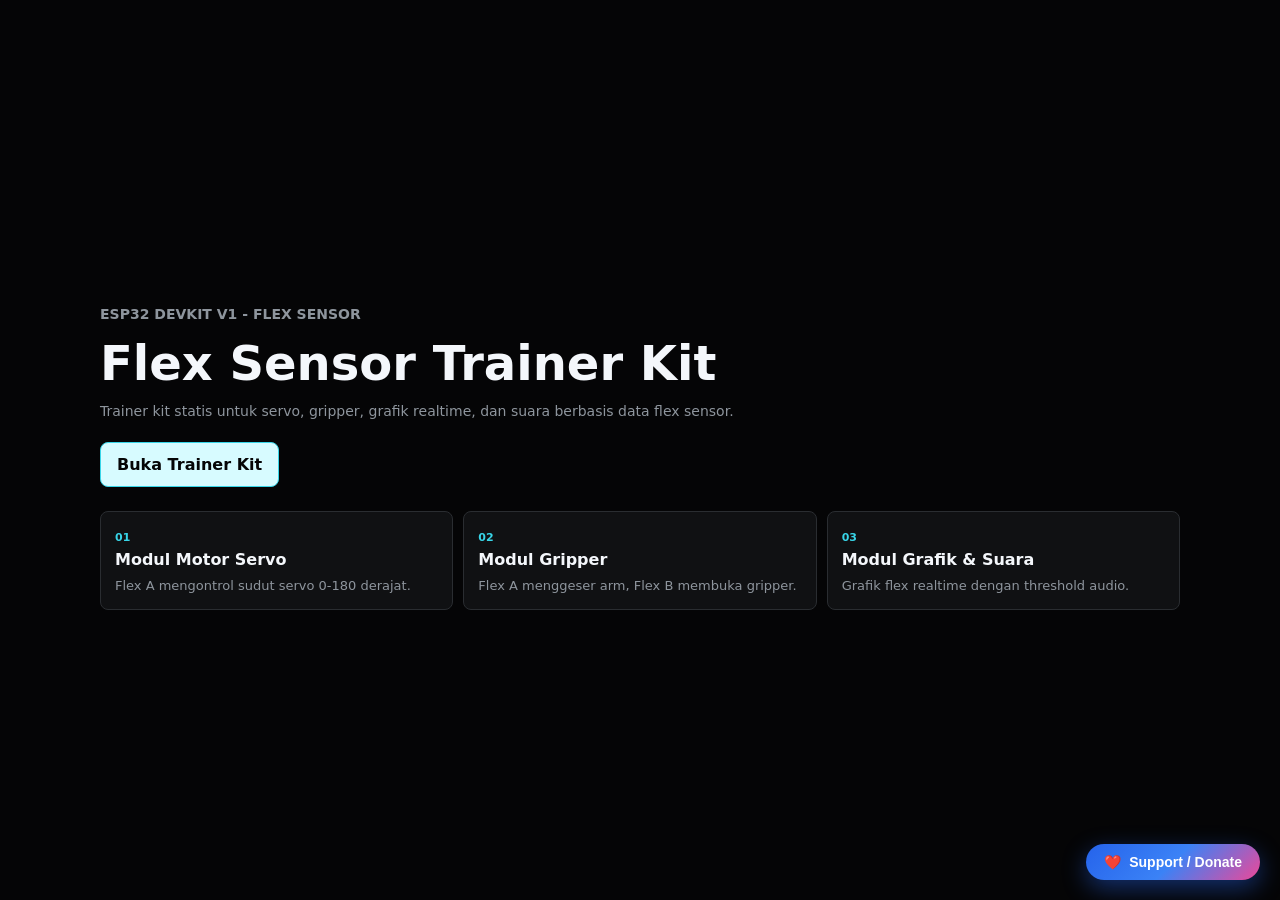
<file: index.html>
<!doctype html>
<html lang="id">
  <head>
    <meta charset="UTF-8" />
    <meta name="viewport" content="width=device-width, initial-scale=1.0" />
    <meta name="theme-color" content="#050506" />
    <title>Flex Sensor Trainer Kit</title>
    <link rel="stylesheet" href="assets/styles.css" />
  </head>
  <body class="home-page">
    <main class="home-shell">
      <section class="home-hero">
        <p class="system-label">ESP32 DevKit V1 - Flex Sensor</p>
        <h1>Flex Sensor Trainer Kit</h1>
        <p>Trainer kit statis untuk servo, gripper, grafik realtime, dan suara berbasis data flex sensor.</p>
        <div class="home-actions">
          <a class="primary-link" href="simulator.html">Buka Trainer Kit</a>
        </div>
      </section>

      <section class="mode-cards" aria-label="Trainer modules">
        <article>
          <span>01</span>
          <h2>Modul Motor Servo</h2>
          <p>Flex A mengontrol sudut servo 0-180 derajat.</p>
        </article>
        <article>
          <span>02</span>
          <h2>Modul Gripper</h2>
          <p>Flex A menggeser arm, Flex B membuka gripper.</p>
        </article>
        <article>
          <span>03</span>
          <h2>Modul Grafik & Suara</h2>
          <p>Grafik flex realtime dengan threshold audio.</p>
        </article>
      </section>
    </main>
  <script src="donate-widget.js"></script>
</body>
</html>
</file>
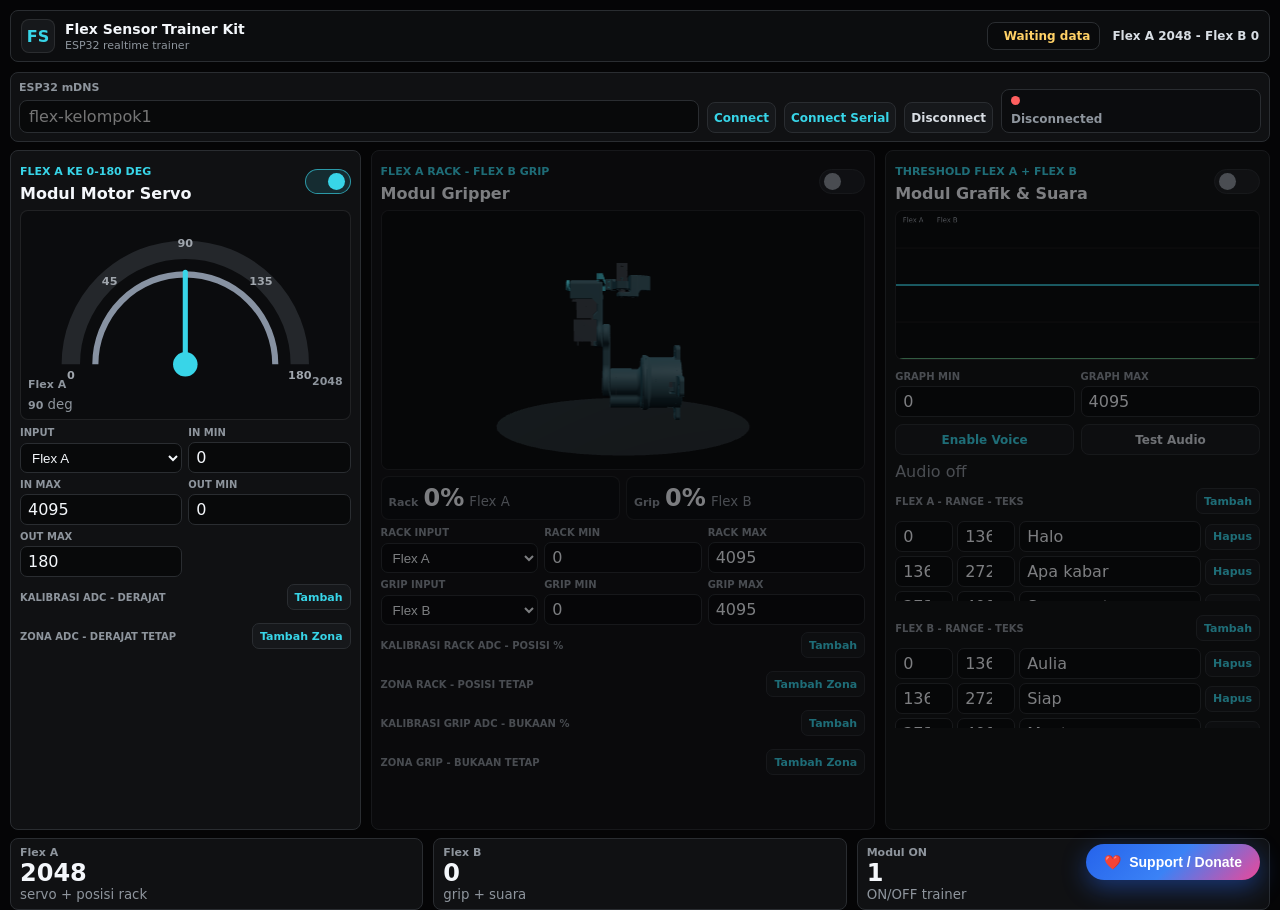
<file: simulator.html>
<!doctype html>
<html lang="id">

<head>
  <meta charset="UTF-8" />
  <meta name="viewport" content="width=device-width, initial-scale=1.0" />
  <meta name="theme-color" content="#050506" />
  <title>Flex Sensor Trainer Kit</title>
  <link rel="stylesheet" href="assets/styles.css" />
</head>

<body data-page="simulator">
  <header class="trainer-header">
    <a class="brand" href="index.html">
      <span class="brand-mark">FS</span>
      <span>
        <strong>Flex Sensor Trainer Kit</strong>
        <small>ESP32 realtime trainer</small>
      </span>
    </a>
    <div class="header-readout">
      <span class="led-status" id="connectionStatus"><i id="connectionLed"></i> Waiting data</span>
      <strong id="headerFlexRead">Flex A 2048 - Flex B 0</strong>
    </div>
  </header>

  <main class="kit-shell">
    <section class="connection-bar" aria-label="ESP32 connection">
      <label>
        <span>ESP32 mDNS</span>
        <input id="mdnsInput" type="text" placeholder="flex-kelompok1" autocomplete="off" />
      </label>
      <button id="connectEsp" class="small-action">Connect</button>
      <button id="connectSerial" class="small-action">Connect Serial</button>
      <button id="disconnectEsp" class="small-action muted">Disconnect</button>
      <strong id="mdnsStatus"><i class="led led-red" id="mdnsLed"></i> Disconnected</strong>
    </section>

    <section class="module-grid" aria-label="Trainer modules">
      <article class="trainer-module" data-module-card="servo">
        <div class="module-head">
          <div>
            <span>Flex A ke 0-180 deg</span>
            <h2>Modul Motor Servo</h2>
          </div>
          <label class="switch">
            <input id="servoToggle" type="checkbox" checked />
            <span></span>
          </label>
        </div>
        <div class="servo-card">
          <svg viewBox="0 0 300 180" aria-label="Servo gauge 0 sampai 180 derajat">
            <path class="gauge-arc" d="M38 150 A112 112 0 0 1 262 150" />
            <path class="gauge-line" d="M62 150 A88 88 0 0 1 238 150" />
            <g class="ticks">
              <text x="38" y="164">0</text>
              <text x="76" y="72">45</text>
              <text x="150" y="35">90</text>
              <text x="224" y="72">135</text>
              <text x="262" y="164">180</text>
            </g>
            <line id="needle" class="needle" x1="150" y1="150" x2="150" y2="60" />
            <circle class="needle-hub" cx="150" cy="150" r="12" />
          </svg>
          <div class="metric-row">
            <span>Flex A</span>
            <strong><span id="servoFlexRead">2048</span></strong>
            <small><span id="servoRead">90</span> deg</small>
          </div>
        </div>
        <div class="settings-grid">
          <label><span>Input</span><select id="servoSource">
              <option value="flexA">Flex A</option>
              <option value="flexB">Flex B</option>
            </select></label>
          <label><span>In Min</span><input id="servoInMin" type="number" /></label>
          <label><span>In Max</span><input id="servoInMax" type="number" /></label>
          <label><span>Out Min</span><input id="servoOutMin" type="number" /></label>
          <label><span>Out Max</span><input id="servoOutMax" type="number" /></label>
        </div>
        <div class="calibration-panel">
          <div class="rules-head">
            <span>Kalibrasi ADC - Derajat</span>
            <button id="addServoPoint" class="mini-action">Tambah</button>
          </div>
          <div class="calibration-list" id="servoPoints"></div>
        </div>
        <div class="calibration-panel">
          <div class="rules-head">
            <span>Zona ADC - Derajat Tetap</span>
            <button id="addServoZone" class="mini-action">Tambah Zona</button>
          </div>
          <div class="zone-list" id="servoZones"></div>
        </div>
      </article>

      <article class="trainer-module" data-module-card="gripper">
        <div class="module-head">
          <div>
            <span>Flex A rack - Flex B grip</span>
            <h2>Modul Gripper</h2>
          </div>
          <label class="switch">
            <input id="gripperToggle" type="checkbox" />
            <span></span>
          </label>
        </div>
        <div class="gripper-stage scara-stage" aria-label="Visual SCARA 3D controlled by flex sensors">
          <div id="scaraCanvasHost" class="scara-canvas-host">
            <span id="scaraLoading" class="scara-loading">Memuat SCARA 3D...</span>
          </div>
          <div id="scaraFallback" class="scara-fallback" hidden>
            <div class="travel-rail"></div>
            <div class="travel-label left">KIRI</div>
            <div class="travel-label right">KANAN</div>
            <svg class="gripper-svg" viewBox="0 0 760 470" role="img" aria-label="Fallback arm gripper">
              <g id="armGroup">
                <line class="drop-cable" x1="380" y1="35" x2="380" y2="118" />
                <rect class="servo-box" x="322" y="112" width="116" height="72" rx="12" />
                <circle class="servo-hub" cx="380" cy="148" r="19" />
                <rect class="arm-neck" x="362" y="180" width="36" height="94" rx="14" />
                <rect class="palm" x="300" y="266" width="160" height="42" rx="12" />
                <g id="leftJaw">
                  <path class="jaw" d="M322 300 L262 338 L246 420 L288 420 L304 362 L354 330 Z" />
                  <circle class="joint-dot" cx="324" cy="306" r="8" />
                </g>
                <g id="rightJaw">
                  <path class="jaw" d="M438 300 L498 338 L514 420 L472 420 L456 362 L406 330 Z" />
                  <circle class="joint-dot" cx="436" cy="306" r="8" />
                </g>
              </g>
            </svg>
          </div>
        </div>
        <div class="metric-pair">
          <div>
            <span>Rack</span>
            <strong id="panRead">0%</strong>
            <small>Flex A</small>
          </div>
          <div>
            <span>Grip</span>
            <strong id="gripRead">0%</strong>
            <small>Flex B</small>
          </div>
        </div>
        <div class="settings-grid gripper-settings">
          <label><span>Rack Input</span><select id="armSource">
              <option value="flexA">Flex A</option>
              <option value="flexB">Flex B</option>
            </select></label>
          <label><span>Rack Min</span><input id="armInMin" type="number" /></label>
          <label><span>Rack Max</span><input id="armInMax" type="number" /></label>
          <label><span>Grip Input</span><select id="gripSource">
              <option value="flexB">Flex B</option>
              <option value="flexA">Flex A</option>
            </select></label>
          <label><span>Grip Min</span><input id="gripInMin" type="number" /></label>
          <label><span>Grip Max</span><input id="gripInMax" type="number" /></label>
        </div>
        <div class="calibration-panel">
          <div class="rules-head">
            <span>Kalibrasi Rack ADC - Posisi %</span>
            <button id="addArmPoint" class="mini-action">Tambah</button>
          </div>
          <div class="calibration-list" id="armPoints"></div>
        </div>
        <div class="calibration-panel">
          <div class="rules-head">
            <span>Zona Rack - Posisi Tetap</span>
            <button id="addArmZone" class="mini-action">Tambah Zona</button>
          </div>
          <div class="zone-list" id="armZones"></div>
        </div>
        <div class="calibration-panel">
          <div class="rules-head">
            <span>Kalibrasi Grip ADC - Bukaan %</span>
            <button id="addGripPoint" class="mini-action">Tambah</button>
          </div>
          <div class="calibration-list" id="gripPoints"></div>
        </div>
        <div class="calibration-panel">
          <div class="rules-head">
            <span>Zona Grip - Bukaan Tetap</span>
            <button id="addGripZone" class="mini-action">Tambah Zona</button>
          </div>
          <div class="zone-list" id="gripZones"></div>
        </div>
      </article>

      <article class="trainer-module" data-module-card="graphAudio">
        <div class="module-head">
          <div>
            <span>Threshold Flex A + Flex B</span>
            <h2>Modul Grafik & Suara</h2>
          </div>
          <label class="switch">
            <input id="graphAudioToggle" type="checkbox" />
            <span></span>
          </label>
        </div>
        <canvas id="flexChart" class="chart" width="640" height="260" aria-label="Grafik realtime flex sensor"></canvas>
        <div class="settings-grid audio-settings">
          <label><span>Graph Min</span><input id="graphMin" type="number" /></label>
          <label><span>Graph Max</span><input id="graphMax" type="number" /></label>
        </div>
        <div class="voice-row">
          <button id="enableVoice" class="small-action">Enable Voice</button>
          <button id="speakNow" class="small-action muted">Test Audio</button>
          <span id="voiceStatus">Audio off</span>
        </div>
        <div class="dual-rules">
          <section class="rule-panel">
            <div class="rules-head">
              <span>Flex A - range - teks</span>
              <button id="addAudioRuleA" class="mini-action">Tambah</button>
            </div>
            <div class="threshold-list" id="audioRulesA"></div>
          </section>
          <section class="rule-panel">
            <div class="rules-head">
              <span>Flex B - range - teks</span>
              <button id="addAudioRuleB" class="mini-action">Tambah</button>
            </div>
            <div class="threshold-list" id="audioRulesB"></div>
          </section>
        </div>
      </article>
    </section>

    <section class="readout-strip">
      <div>
        <span>Flex A</span>
        <strong id="flexARead">2048</strong>
        <small>servo + posisi rack</small>
      </div>
      <div>
        <span>Flex B</span>
        <strong id="flexBRead">0</strong>
        <small>grip + suara</small>
      </div>
      <div>
        <span>Modul ON</span>
        <strong id="activeModulesRead">1</strong>
        <small>ON/OFF trainer</small>
      </div>
    </section>
  </main>

  <script type="module" src="assets/scara-viewer.js"></script>
  <script src="assets/app.js"></script>
<script src="donate-widget.js"></script>
</body>

</html>
</file>
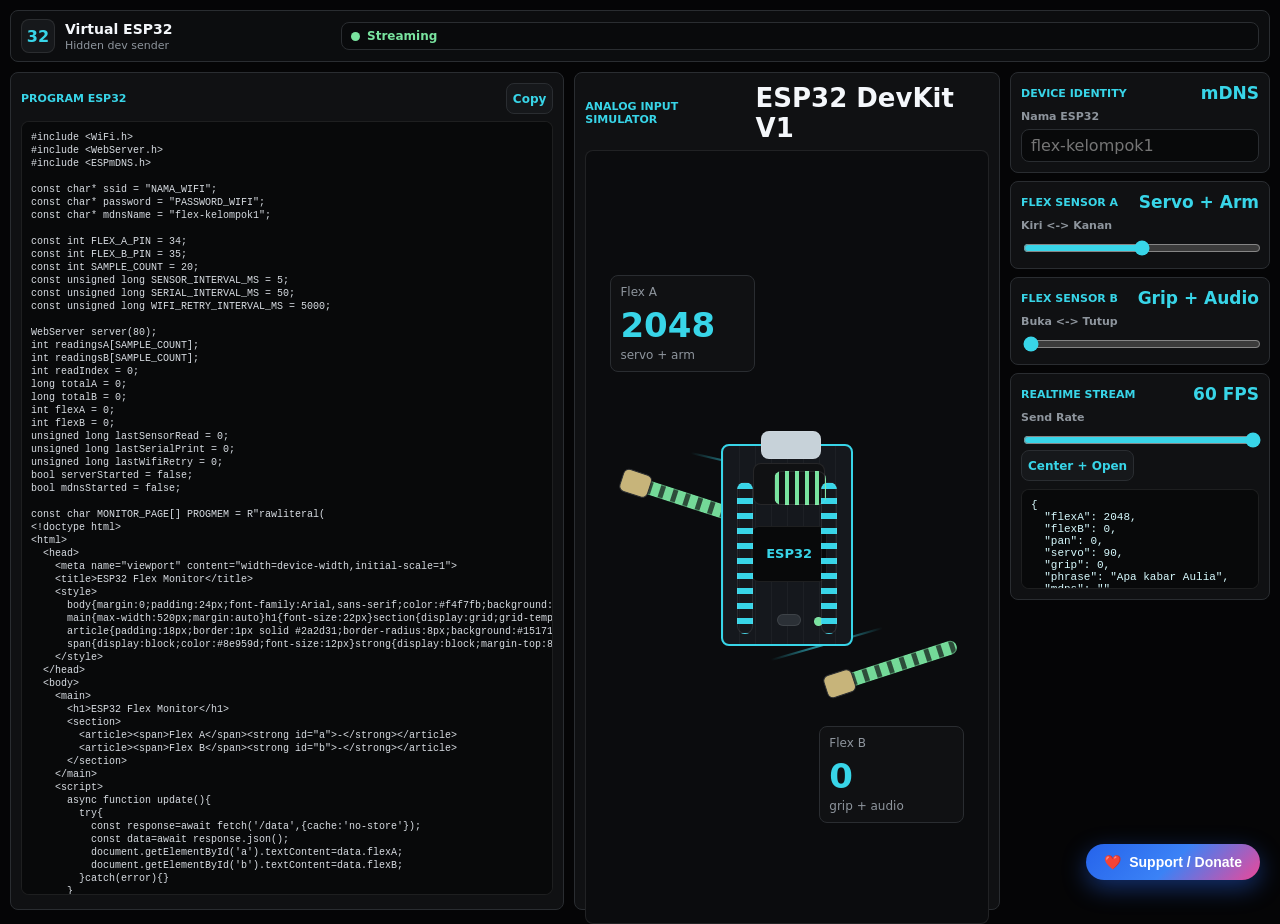
<file: virtual-esp32.html>
<!doctype html>
<html lang="id">
  <head>
    <meta charset="UTF-8" />
    <meta name="viewport" content="width=device-width, initial-scale=1.0" />
    <meta name="theme-color" content="#050506" />
    <title>Virtual ESP32</title>
    <link rel="stylesheet" href="assets/styles.css" />
  </head>
  <body data-page="virtual">
    <header class="topbar">
      <a class="brand" href="index.html">
        <span class="brand-mark">32</span>
        <span>
          <strong>Virtual ESP32</strong>
          <small>Hidden dev sender</small>
        </span>
      </a>
      <div class="status-dot live"><i class="led led-green"></i> Streaming</div>
    </header>

    <main class="virtual-layout">
      <section class="sketch-panel">
        <div class="panel-head compact">
          <span>Program ESP32</span>
          <button id="copySketch" class="small-action">Copy</button>
        </div>
        <pre id="espSketch" class="code-box"></pre>
      </section>

      <section class="virtual-board">
        <div class="panel-head">
          <span>Analog Input Simulator</span>
          <strong>ESP32 DevKit V1</strong>
        </div>
        <div class="board-scene" aria-label="Virtual ESP32 board">
          <div class="sensor-card sensor-a">
            <span>Flex A</span>
            <strong id="virtualFlexARead">2048</strong>
            <small>servo + arm</small>
          </div>
          <div class="flex-sensor flex-a-visual" aria-hidden="true">
            <i></i>
            <b></b>
          </div>
          <div class="board">
            <div class="usb"></div>
            <div class="module-cap"></div>
            <div class="chip">ESP32</div>
            <div class="reset-btn"></div>
            <div class="power-led"></div>
            <div class="pin-row left"></div>
            <div class="pin-row right"></div>
            <div class="antenna"></div>
          </div>
          <div class="wire wire-a"></div>
          <div class="wire wire-b"></div>
          <div class="flex-sensor flex-b-visual" aria-hidden="true">
            <i></i>
            <b></b>
          </div>
          <div class="sensor-card sensor-b">
            <span>Flex B</span>
            <strong id="virtualFlexBRead">0</strong>
            <small>grip + audio</small>
          </div>
        </div>
      </section>

      <aside class="virtual-controls">
        <section class="instrument-panel">
          <div class="panel-head compact">
            <span>Device Identity</span>
            <strong>mDNS</strong>
          </div>
          <label class="slider-row">
            <span>Nama ESP32</span>
            <input id="virtualMdnsInput" class="text-input" type="text" placeholder="flex-kelompok1" autocomplete="off" />
          </label>
        </section>

        <section class="instrument-panel">
          <div class="panel-head compact">
            <span>Flex Sensor A</span>
            <strong>Servo + Arm</strong>
          </div>
          <label class="slider-row">
            <span>Kiri &lt;-&gt; Kanan</span>
            <input id="flexAInput" type="range" min="0" max="4095" value="2048" />
          </label>
        </section>

        <section class="instrument-panel">
          <div class="panel-head compact">
            <span>Flex Sensor B</span>
            <strong>Grip + Audio</strong>
          </div>
          <label class="slider-row">
            <span>Buka &lt;-&gt; Tutup</span>
            <input id="flexBInput" type="range" min="0" max="4095" value="0" />
          </label>
        </section>

        <section class="instrument-panel">
          <div class="panel-head compact">
            <span>Realtime Stream</span>
            <strong id="fpsRead">60 FPS</strong>
          </div>
          <label class="slider-row">
            <span>Send Rate</span>
            <input id="fpsInput" type="range" min="15" max="60" step="15" value="60" />
          </label>
          <button id="centerInputs" class="small-action full">Center + Open</button>
          <pre id="payloadPreview" class="payload-preview"></pre>
        </section>
      </aside>
    </main>

    <script src="assets/app.js"></script>
  <script src="donate-widget.js"></script>
</body>
</html>
</file>
<file: assets/styles.css>
:root {
  color-scheme: dark;
  --bg: #050506;
  --panel: #101113;
  --panel-2: #15171a;
  --panel-3: #0b0c0e;
  --line: #2a2d31;
  --line-soft: rgba(255, 255, 255, 0.09);
  --text: #f4f7fb;
  --muted: #8e959d;
  --cyan: #38d5e8;
  --green: #79e39f;
  --yellow: #ffd166;
}

* {
  box-sizing: border-box;
}

body {
  margin: 0;
  min-width: 320px;
  min-height: 100vh;
  font-family: Inter, ui-sans-serif, system-ui, -apple-system, BlinkMacSystemFont, "Segoe UI", sans-serif;
  color: var(--text);
  background: var(--bg);
}

body[data-page="simulator"],
body[data-page="virtual"] {
  overflow: auto;
}

a {
  color: inherit;
  text-decoration: none;
}

button,
input {
  font: inherit;
}

.trainer-header,
.topbar {
  display: grid;
  grid-template-columns: minmax(210px, 310px) 1fr;
  align-items: center;
  gap: 10px;
  width: min(1440px, calc(100% - 20px));
  margin: 10px auto;
  padding: 8px 10px;
  border: 1px solid var(--line);
  border-radius: 8px;
  background: #0c0d0f;
}

.brand {
  display: flex;
  align-items: center;
  gap: 10px;
}

.brand-mark {
  display: grid;
  place-items: center;
  width: 34px;
  height: 34px;
  border: 1px solid var(--line-soft);
  border-radius: 8px;
  color: var(--cyan);
  font-weight: 900;
  background: #16181b;
}

.brand strong,
.brand small {
  display: block;
}

.brand strong {
  font-size: 14px;
}

.brand small,
.header-readout span,
.home-hero p,
.mode-cards p,
.metric-row small,
.metric-pair small,
.threshold-list,
.voice-row span {
  color: var(--muted);
}

.brand small {
  margin-top: 2px;
  font-size: 11px;
}

.header-readout {
  display: flex;
  align-items: center;
  justify-content: flex-end;
  gap: 12px;
  text-align: right;
}

.header-readout span,
.status-dot {
  padding: 6px 9px;
  border: 1px solid var(--line);
  border-radius: 8px;
  color: var(--yellow);
  font-size: 12px;
  font-weight: 900;
  background: #090a0c;
}

.led-status,
.status-dot,
.connection-bar strong {
  display: inline-flex;
  align-items: center;
  gap: 7px;
}

.led {
  display: inline-block;
  width: 9px;
  height: 9px;
  border-radius: 99px;
  background: #ff5f5f;
}

.led-red {
  background: #ff5f5f;
}

.led-yellow {
  background: var(--yellow);
}

.led-green {
  background: var(--green);
}

.header-readout span.live,
.status-dot.live {
  color: var(--green);
}

.header-readout strong {
  color: #d8dde3;
  font-size: 12px;
}

.topnav {
  display: flex;
  justify-content: center;
  gap: 8px;
}

.topnav a,
.primary-link,
.small-action {
  border: 1px solid var(--line);
  border-radius: 8px;
  background: #16181b;
}

.topnav a {
  padding: 10px 14px;
  color: #d8dde3;
  font-size: 13px;
  font-weight: 800;
}

.topnav a.active,
.topnav a:hover,
.primary-link,
.small-action:hover {
  color: #050506;
  border-color: var(--cyan);
  background: #d7fbff;
}

.home-shell {
  display: grid;
  align-content: center;
  gap: 24px;
  width: min(1080px, calc(100% - 28px));
  min-height: 100vh;
  margin: 0 auto;
  padding: 32px 0;
}

.home-hero {
  max-width: 720px;
}

.system-label {
  color: var(--cyan);
  font-size: 12px;
  font-weight: 900;
  text-transform: uppercase;
}

h1 {
  margin: 4px 0 8px;
  font-size: clamp(28px, 4vw, 48px);
  line-height: 1;
}

.home-hero p {
  max-width: 680px;
  font-size: 14px;
  line-height: 1.5;
}

.home-actions {
  display: flex;
  flex-wrap: wrap;
  gap: 10px;
  margin-top: 20px;
}

.primary-link {
  padding: 12px 16px;
  font-weight: 900;
}

.mode-cards {
  display: grid;
  grid-template-columns: repeat(3, 1fr);
  gap: 10px;
}

.mode-cards article,
.trainer-module,
.readout-strip div,
.virtual-board,
.instrument-panel {
  border: 1px solid var(--line);
  border-radius: 8px;
  background: var(--panel);
}

.mode-cards article {
  padding: 14px;
}

.mode-cards span,
.module-head span,
.panel-head span {
  color: var(--cyan);
  font-size: 11px;
  font-weight: 900;
  text-transform: uppercase;
}

.mode-cards h2,
.module-head h2 {
  margin: 5px 0 0;
  font-size: 16px;
}

.mode-cards p {
  margin: 8px 0 0;
  line-height: 1.45;
  font-size: 13px;
}

.kit-shell {
  display: grid;
  grid-template-rows: auto minmax(0, 1fr) auto;
  gap: 8px;
  width: min(1440px, calc(100% - 20px));
  min-height: calc(100vh - 62px);
  margin: 0 auto;
}

.connection-bar {
  display: grid;
  grid-template-columns: minmax(180px, 1fr) auto auto auto minmax(180px, 260px);
  align-items: end;
  gap: 8px;
  padding: 8px;
  border: 1px solid var(--line);
  border-radius: 8px;
  background: var(--panel);
}

.connection-bar label,
.slider-row {
  display: grid;
  gap: 6px;
}

.connection-bar label span,
.slider-row span {
  color: var(--muted);
  font-size: 11px;
  font-weight: 800;
}

.text-input,
.connection-bar input {
  width: 100%;
  min-height: 31px;
  padding: 6px 9px;
  border: 1px solid var(--line);
  border-radius: 8px;
  color: var(--text);
  background: #08090a;
  outline: none;
}

.connection-bar strong {
  min-height: 31px;
  display: grid;
  align-items: center;
  padding: 6px 9px;
  border: 1px solid var(--line);
  border-radius: 8px;
  color: var(--muted);
  background: var(--panel-3);
  font-size: 12px;
}

.connection-bar strong[data-state="connected"] {
  color: var(--green);
}

.connection-bar strong[data-state="error"] {
  color: #ff8b8b;
}

.connection-bar strong[data-state="connecting"] {
  color: var(--yellow);
}

.module-grid {
  display: grid;
  grid-template-columns: 0.82fr 1.18fr 0.9fr;
  gap: 10px;
  min-height: 0;
}

.trainer-module {
  min-height: 0;
  overflow: auto;
  padding: 9px;
}

.module-head,
.panel-head {
  display: flex;
  align-items: center;
  justify-content: space-between;
  gap: 10px;
  margin-bottom: 7px;
}

.module-off {
  opacity: 0.5;
}

.switch {
  position: relative;
  display: inline-flex;
  flex: 0 0 auto;
  width: 46px;
  height: 25px;
}

.switch input {
  position: absolute;
  opacity: 0;
}

.switch span {
  width: 100%;
  height: 100%;
  border: 1px solid var(--line);
  border-radius: 999px;
  background: #1b1d20;
  cursor: pointer;
}

.switch span::after {
  content: "";
  position: absolute;
  top: 4px;
  left: 5px;
  width: 17px;
  height: 17px;
  border-radius: 999px;
  background: var(--muted);
  transition: transform 120ms ease, background 120ms ease;
}

.switch input:checked + span {
  border-color: rgba(56, 213, 232, 0.65);
  background: rgba(56, 213, 232, 0.14);
}

.switch input:checked + span::after {
  transform: translateX(18px);
  background: var(--cyan);
}

.servo-card {
  display: grid;
  align-content: center;
  height: min(42%, 210px);
  border: 1px solid var(--line-soft);
  border-radius: 8px;
  background: var(--panel-3);
}

.servo-card svg,
.gauge svg {
  display: block;
  width: 100%;
  max-height: 184px;
}

.gauge-arc {
  fill: none;
  stroke: #24272b;
  stroke-width: 18;
}

.gauge-line {
  fill: none;
  stroke: #8792a2;
  stroke-width: 6;
}

.ticks text {
  fill: #a0a6ad;
  font-size: 11px;
  font-weight: 900;
  text-anchor: middle;
}

.needle {
  stroke: var(--cyan);
  stroke-width: 5;
  stroke-linecap: round;
  transform-origin: 150px 150px;
  transition: transform 20ms linear;
}

.needle-hub,
.servo-hub,
.joint-dot {
  fill: var(--cyan);
}

.metric-row,
.metric-pair {
  display: grid;
  gap: 6px;
  padding: 7px;
}

.metric-row {
  grid-template-columns: 1fr auto;
  align-items: end;
}

.metric-row span,
.metric-pair span,
.readout-strip span,
.threshold-list span {
  color: var(--muted);
  font-size: 11px;
  font-weight: 800;
}

.metric-row strong,
.metric-pair strong,
.readout-strip strong {
  color: var(--text);
  font-size: clamp(18px, 2vw, 24px);
}

.metric-row small {
  grid-column: 1 / -1;
}

.gripper-stage {
  position: relative;
  overflow: hidden;
  height: min(52%, 260px);
  border: 1px solid var(--line-soft);
  border-radius: 8px;
  background: var(--panel-3);
}

.scara-canvas-host,
.scara-fallback {
  position: absolute;
  inset: 0;
}

.scara-canvas-host canvas {
  display: block;
  width: 100%;
  height: 100%;
  touch-action: none;
}

.scara-loading {
  position: absolute;
  left: 50%;
  top: 50%;
  color: var(--muted);
  font-size: 11px;
  font-weight: 800;
  letter-spacing: 0;
  transform: translate(-50%, -50%);
}

.scara-fallback[hidden] {
  display: none;
}

.travel-rail {
  position: absolute;
  left: 10%;
  right: 10%;
  top: 34px;
  height: 2px;
  background: var(--line);
}

.travel-label {
  position: absolute;
  top: 16px;
  color: var(--muted);
  font-size: 10px;
  font-weight: 900;
}

.travel-label.left {
  left: 10%;
}

.travel-label.right {
  right: 10%;
}

.gripper-svg {
  width: 100%;
  height: 100%;
}

#armGroup,
#leftJaw,
#rightJaw {
  transition: transform 20ms linear;
  will-change: transform;
}

.drop-cable {
  stroke: #6f7782;
  stroke-width: 8;
  stroke-linecap: round;
}

.servo-box,
.arm-neck,
.palm,
.jaw {
  fill: #171a1e;
  stroke: var(--cyan);
  stroke-width: 3;
}

.metric-pair {
  grid-template-columns: repeat(2, 1fr);
  margin-top: 6px;
  padding: 0;
}

.metric-pair div {
  padding: 7px;
  border: 1px solid var(--line-soft);
  border-radius: 8px;
  background: var(--panel-3);
}

.chart {
  width: 100%;
  height: 150px;
  min-height: 130px;
  border: 1px solid var(--line-soft);
  border-radius: 8px;
  background: var(--panel-3);
}

.voice-row {
  display: grid;
  grid-template-columns: 1fr 1fr;
  gap: 7px;
  margin-top: 7px;
}

.settings-grid {
  display: grid;
  grid-template-columns: repeat(2, minmax(0, 1fr));
  gap: 6px;
  margin-top: 7px;
}

.settings-grid label,
.rule-row {
  display: grid;
  gap: 4px;
}

.settings-grid span,
.rules-head span {
  color: var(--muted);
  font-size: 10px;
  font-weight: 800;
  text-transform: uppercase;
}

.settings-grid input,
.settings-grid select,
.rule-row input {
  min-width: 0;
  width: 100%;
  min-height: 28px;
  padding: 5px 7px;
  border: 1px solid var(--line);
  border-radius: 7px;
  color: var(--text);
  background: #08090a;
}

.gripper-settings {
  grid-template-columns: repeat(3, minmax(0, 1fr));
}

.audio-settings {
  grid-template-columns: repeat(2, minmax(0, 1fr));
}

.rules-head {
  display: flex;
  align-items: center;
  justify-content: space-between;
  gap: 8px;
  margin-top: 7px;
}

.dual-rules {
  display: grid;
  gap: 7px;
}

.calibration-panel {
  min-width: 0;
}

.calibration-list {
  display: grid;
  gap: 4px;
  max-height: 82px;
  margin-top: 6px;
  overflow: auto;
}

.zone-list {
  display: grid;
  gap: 4px;
  max-height: 90px;
  margin-top: 6px;
  overflow: auto;
}

.calibration-row {
  display: grid;
  grid-template-columns: 62px 68px auto auto;
  gap: 4px;
  align-items: center;
}

.zone-row {
  display: grid;
  grid-template-columns: 56px auto 56px auto 64px auto;
  gap: 4px;
  align-items: center;
}

.calibration-row input,
.zone-row input {
  min-width: 0;
  width: 100%;
  min-height: 26px;
  padding: 4px 6px;
  border: 1px solid var(--line);
  border-radius: 7px;
  color: var(--text);
  background: #08090a;
}

.rule-panel {
  min-width: 0;
}

.mini-action {
  min-height: 26px;
  padding: 3px 7px;
  border: 1px solid var(--line);
  border-radius: 7px;
  color: var(--cyan);
  background: #16181b;
  font-size: 11px;
  font-weight: 900;
  cursor: pointer;
}

.mini-action.muted {
  color: #d8dde3;
}

.rule-row {
  grid-template-columns: 58px 58px minmax(80px, 1fr) auto;
  align-items: center;
}

.voice-row span {
  grid-column: 1 / -1;
}

.small-action {
  min-height: 31px;
  color: var(--cyan);
  font-size: 12px;
  font-weight: 900;
  cursor: pointer;
}

.small-action.muted {
  color: #d8dde3;
}

.threshold-list {
  display: grid;
  gap: 4px;
  margin-top: 7px;
  max-height: 80px;
  overflow: auto;
}

.threshold-list span {
  padding: 5px 7px;
  border: 1px solid var(--line-soft);
  border-radius: 8px;
  background: var(--panel-3);
}

.readout-strip {
  display: grid;
  grid-template-columns: repeat(3, 1fr);
  gap: 10px;
}

.readout-strip div {
  padding: 7px 9px;
}

.readout-strip span,
.readout-strip small {
  display: block;
}

.readout-strip small {
  color: var(--muted);
}

.virtual-layout {
  display: grid;
  grid-template-columns: minmax(430px, 1.12fr) minmax(360px, 0.86fr) 260px;
  gap: 10px;
  width: min(1440px, calc(100% - 20px));
  min-height: calc(100vh - 62px);
  margin: 0 auto;
}

.sketch-panel {
  min-height: 0;
  padding: 10px;
  border: 1px solid var(--line);
  border-radius: 8px;
  background: var(--panel);
}

.virtual-board,
.instrument-panel {
  padding: 10px;
}

.code-box {
  overflow: auto;
  height: calc(100vh - 126px);
  margin: 0;
  padding: 9px;
  border: 1px solid var(--line-soft);
  border-radius: 8px;
  color: #d8dde3;
  background: #08090a;
  font-size: 10px;
  line-height: 1.3;
}

.panel-head strong {
  font-size: clamp(18px, 2.3vw, 26px);
}

.panel-head.compact strong {
  color: var(--cyan);
  font-size: 17px;
}

.board-scene {
  position: relative;
  height: calc(100% - 42px);
  min-height: 430px;
  border: 1px solid var(--line-soft);
  border-radius: 8px;
  background: var(--panel-3);
}

.board {
  position: absolute;
  left: 50%;
  top: 51%;
  width: 132px;
  height: 202px;
  transform: translate(-50%, -50%);
  border: 2px solid var(--cyan);
  border-radius: 8px;
  background:
    linear-gradient(90deg, rgba(255, 255, 255, 0.035) 1px, transparent 1px) 0 0 / 16px 16px,
    #15181d;
  z-index: 3;
}

.usb,
.chip,
.pin-row,
.antenna,
.module-cap,
.reset-btn,
.power-led {
  position: absolute;
  border: 1px solid var(--line-soft);
  border-radius: 8px;
}

.usb {
  left: 38px;
  top: -15px;
  width: 60px;
  height: 28px;
  background: #c7d2d9;
}

.module-cap {
  left: 30px;
  top: 17px;
  width: 72px;
  height: 42px;
  background: #101113;
}

.chip {
  display: grid;
  place-items: center;
  left: 28px;
  top: 80px;
  width: 76px;
  height: 56px;
  color: var(--cyan);
  font-size: 13px;
  font-weight: 900;
  background: #08090a;
}

.reset-btn {
  left: 54px;
  bottom: 18px;
  width: 24px;
  height: 12px;
  background: #2b3036;
}

.power-led {
  right: 28px;
  bottom: 18px;
  width: 9px;
  height: 9px;
  background: var(--green);
  border-radius: 999px;
}

.pin-row {
  top: 36px;
  width: 16px;
  height: 152px;
  background: repeating-linear-gradient(180deg, var(--cyan) 0 6px, transparent 6px 15px);
}

.pin-row.left {
  left: 14px;
}

.pin-row.right {
  right: 14px;
}

.antenna {
  right: 25px;
  top: 25px;
  width: 52px;
  height: 34px;
  background: repeating-linear-gradient(90deg, var(--green) 0 4px, transparent 4px 10px);
}

.wire {
  position: absolute;
  height: 2px;
  background: linear-gradient(90deg, transparent, rgba(56, 213, 232, 0.8), transparent);
  transform-origin: left center;
  z-index: 1;
}

.wire-a {
  left: 26%;
  top: 39%;
  width: 28%;
  transform: rotate(13deg);
}

.wire-b {
  right: 25%;
  bottom: 34%;
  width: 29%;
  transform: rotate(-16deg);
}

.flex-sensor {
  position: absolute;
  width: 138px;
  height: 34px;
  z-index: 2;
}

.flex-sensor i,
.flex-sensor b {
  position: absolute;
  display: block;
}

.flex-sensor i {
  left: 18px;
  right: 0;
  top: 10px;
  height: 14px;
  border-radius: 999px;
  background:
    repeating-linear-gradient(90deg, rgba(121, 227, 159, 0.95) 0 8px, rgba(121, 227, 159, 0.22) 8px 13px),
    #17211d;
  border: 1px solid rgba(121, 227, 159, 0.5);
}

.flex-sensor b {
  left: 0;
  top: 5px;
  width: 30px;
  height: 24px;
  border: 1px solid var(--line);
  border-radius: 6px;
  background: #c7b47a;
}

.flex-a-visual {
  left: 8%;
  top: 43%;
  transform: rotate(18deg);
}

.flex-b-visual {
  right: 7%;
  bottom: 31%;
  transform: rotate(-18deg);
}

.sensor-card {
  position: absolute;
  width: min(160px, 36%);
  padding: 9px;
  border: 1px solid var(--line);
  border-radius: 8px;
  background: var(--panel);
}

.sensor-a {
  left: 6%;
  top: 16%;
}

.sensor-b {
  right: 6%;
  bottom: 13%;
}

.sensor-card span,
.sensor-card small {
  display: block;
  color: var(--muted);
  font-size: 12px;
}

.sensor-card strong {
  display: block;
  margin: 6px 0 3px;
  color: var(--cyan);
  font-size: clamp(22px, 3vw, 34px);
}

.virtual-controls {
  display: grid;
  align-content: start;
  gap: 8px;
}

input[type="range"] {
  width: 100%;
  accent-color: var(--cyan);
}

.payload-preview {
  overflow: auto;
  min-height: 84px;
  max-height: 100px;
  margin: 8px 0 0;
  padding: 9px;
  border: 1px solid var(--line-soft);
  border-radius: 8px;
  color: #d7fbff;
  background: #08090a;
  font-size: 11px;
}

@media (max-width: 1180px) {
  .module-grid,
  .virtual-layout {
    grid-template-columns: 1fr;
  }

  .kit-shell,
  .virtual-layout {
    height: auto;
  }

  .trainer-module {
    min-height: 360px;
  }

  .code-box {
    height: 360px;
  }
}

@media (max-width: 1040px) {
  .trainer-header,
  .topbar {
    grid-template-columns: 1fr;
  }

  .header-readout {
    justify-content: flex-start;
    text-align: left;
  }

  .connection-bar {
    grid-template-columns: 1fr 1fr;
  }

  .settings-grid,
  .gripper-settings,
  .audio-settings,
  .rule-row {
    grid-template-columns: 1fr;
  }
}

@media (max-width: 720px) {
  .readout-strip,
  .mode-cards,
  .metric-pair,
  .voice-row {
    grid-template-columns: 1fr;
  }

  .gripper-stage,
  .board-scene {
    min-height: 340px;
  }

  .board {
    width: 178px;
    height: 260px;
  }

  .chip {
    left: 40px;
    top: 90px;
    width: 98px;
    height: 72px;
  }

  .sensor-card {
    width: 42%;
    padding: 12px;
  }
}
</file>
